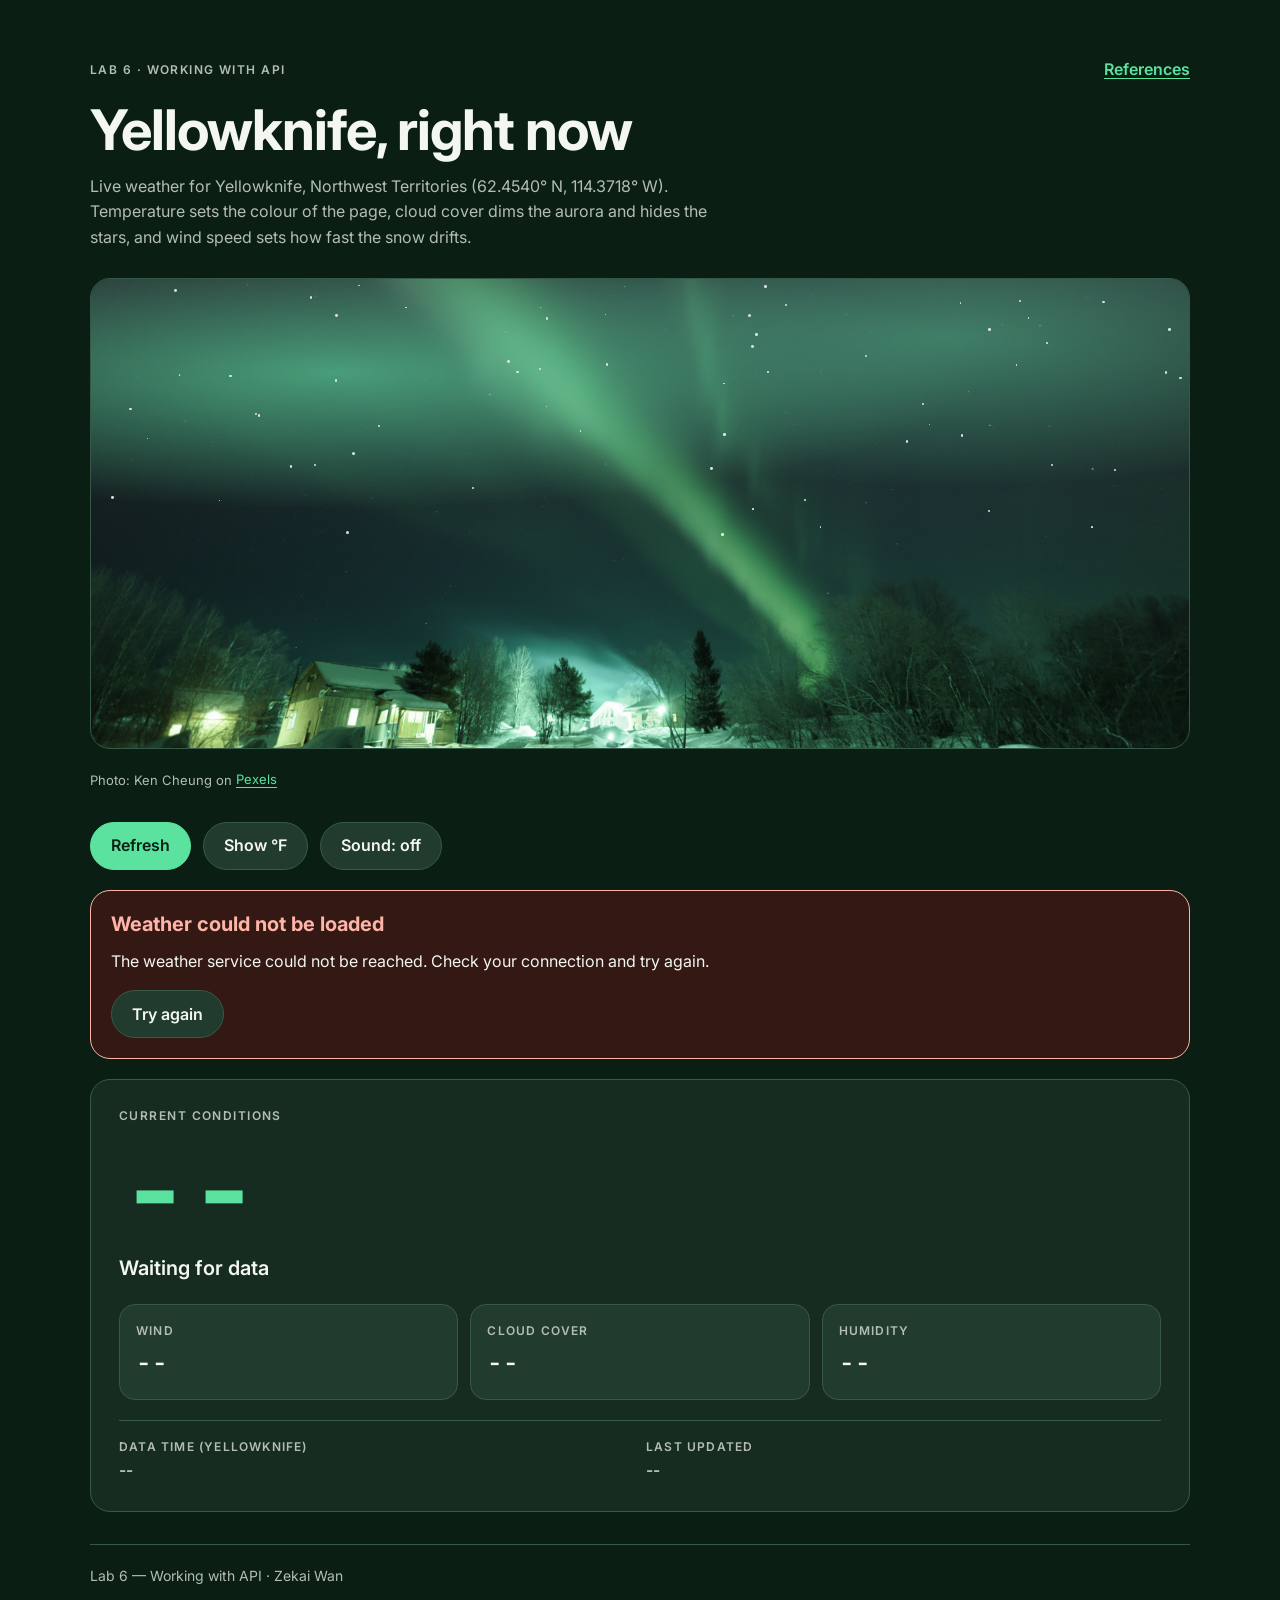
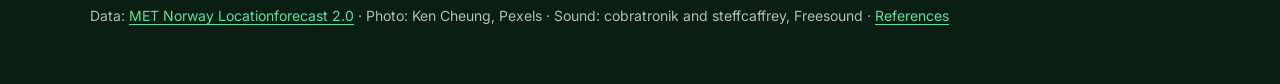
<file: index.html>
<!DOCTYPE html>
<html lang="en">
<head>
<meta charset="utf-8">
<meta name="viewport" content="width=device-width, initial-scale=1">
<title>Yellowknife, right now</title>
<meta name="description" content="Live weather for Yellowknife, Northwest Territories, from the met.no Locationforecast API. The data drives the colour, sky, motion and sound of the page.">

<link rel="preconnect" href="https://fonts.googleapis.com">
<link rel="preconnect" href="https://fonts.gstatic.com" crossorigin>
<link href="https://fonts.googleapis.com/css2?family=Inter:opsz,wght@14..32,400..700&display=swap" rel="stylesheet">

<link rel="icon" href="data:,">
<link rel="stylesheet" href="style.css">
<script src="script.js" defer></script>

</head>
<body>

<header class="site-header">
  <div class="header-row">
    <p class="eyebrow">Lab 6 · Working with API</p>
    <nav aria-label="Site">
      <a class="nav-link" href="references.html">References</a>
    </nav>
  </div>
  <h1>Yellowknife, right now</h1>
  <p class="lede">Live weather for Yellowknife, Northwest Territories (62.4540° N, 114.3718° W).
    Temperature sets the colour of the page, cloud cover dims the aurora and hides the stars,
    and wind speed sets how fast the snow drifts.</p>
</header>

<main>

  <noscript>
    <section class="panel notice" aria-label="JavaScript required">
      <h2>JavaScript is turned off</h2>
      <p>This page fetches live weather from the met.no API and updates itself with JavaScript.
        Turn JavaScript on in your browser settings and reload to see the current conditions in Yellowknife.</p>
    </section>
  </noscript>

  <figure class="sky">
    <div class="sky-stage">

      <img class="sky-photo" src="images/aurora-houses.jpg" width="6240" height="4160"
        alt="Green aurora over snow-covered houses and trees at night">
      <div class="sky-tint" aria-hidden="true"></div>
      <div class="aurora" aria-hidden="true"></div>
      <div class="stars" id="stars" aria-hidden="true"></div>
      <div class="cloud-veil" aria-hidden="true"></div>
      <div class="snow" id="snow" aria-hidden="true"></div>
    </div>
    <figcaption>Photo: Ken Cheung on <a href="https://www.pexels.com/photo/9995892/">Pexels</a></figcaption>
  </figure>

  <section class="controls" aria-label="Controls">
    <button id="refreshBtn" class="btn btn-primary" type="button">Refresh</button>
    <button id="unitBtn" class="btn" type="button" aria-pressed="false"
      aria-label="Show temperature in Fahrenheit">Show °F</button>
    <button id="soundBtn" class="btn" type="button" aria-pressed="false">Sound: off</button>
  </section>

  <section class="status" id="status" aria-live="polite">
    <div class="loading is-hidden" id="loading">
      <span class="spinner" aria-hidden="true"></span>
      <span>Fetching live weather from met.no…</span>
    </div>
    <div class="error-card is-hidden" id="errorCard" role="alert">
      <h2>Weather could not be loaded</h2>
      <p id="errorMessage">Something went wrong.</p>
      <button id="retryBtn" class="btn" type="button">Try again</button>
    </div>
  </section>

  <section class="panel readings" aria-labelledby="now">
    <h2 id="now" class="small-head">Current conditions</h2>

    <div class="headline">
      <p class="temperature" id="temperature">--</p>
      <p class="condition" id="condition">Waiting for data</p>
    </div>

    <dl class="cards">
      <div class="card">
        <dt>Wind</dt>
        <dd id="wind">--</dd>
      </div>
      <div class="card">
        <dt>Cloud cover</dt>
        <dd id="cloud">--</dd>
      </div>
      <div class="card">
        <dt>Humidity</dt>
        <dd id="humidity">--</dd>
      </div>
    </dl>

    <dl class="times">
      <div>
        <dt>Data time (Yellowknife)</dt>
        <dd id="dataTime">--</dd>
      </div>
      <div>
        <dt>Last updated</dt>
        <dd id="lastUpdated">--</dd>
      </div>
    </dl>
  </section>

</main>

<footer class="site-footer">
  <p>Lab 6 — Working with API · Zekai Wan</p>
  <p>Data: <a href="https://api.met.no/weatherapi/locationforecast/2.0/documentation">MET Norway Locationforecast 2.0</a>
    · Photo: Ken Cheung, Pexels · Sound: cobratronik and steffcaffrey, Freesound
    · <a href="references.html">References</a></p>
</footer>

</body>
</html>
</file>
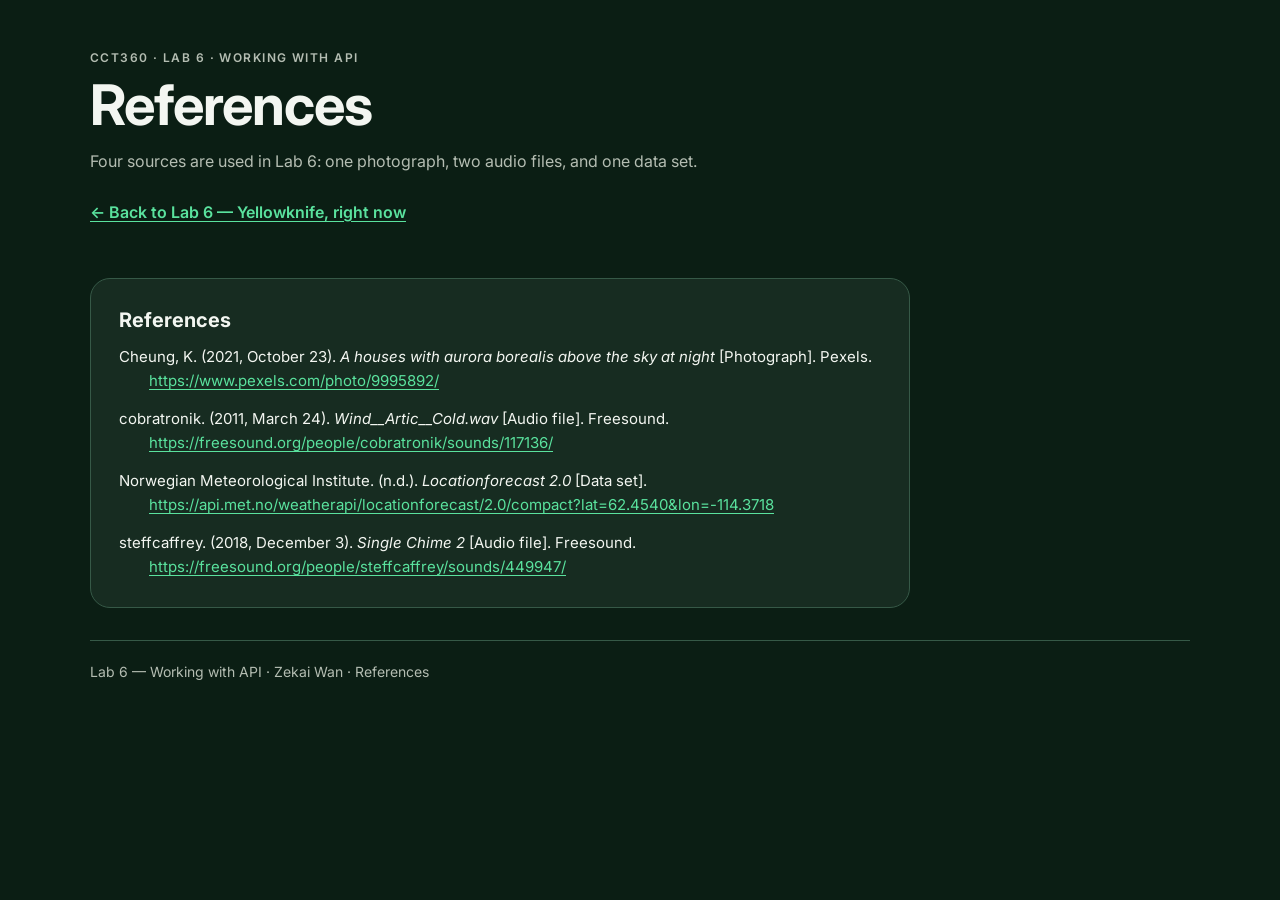
<file: references.html>
<!DOCTYPE html>
<html lang="en">
<head>
<meta charset="utf-8">
<meta name="viewport" content="width=device-width, initial-scale=1">
<title>References — Lab 6: Yellowknife, right now</title>

<link rel="preconnect" href="https://fonts.googleapis.com">
<link rel="preconnect" href="https://fonts.gstatic.com" crossorigin>
<link href="https://fonts.googleapis.com/css2?family=Inter:opsz,wght@14..32,400..700&display=swap" rel="stylesheet">

<link rel="icon" href="data:,">
<link rel="stylesheet" href="style.css">
</head>
<body>

<header class="site-header">
  <p class="eyebrow">CCT360 · Lab 6 · Working with API</p>
  <h1>References</h1>
  <p class="lede">Four sources are used in Lab 6: one photograph, two audio files, and one data set.</p>
  <p><a class="back-link" href="index.html">← Back to Lab 6 — Yellowknife, right now</a></p>
</header>

<main>
  <section class="panel references" aria-labelledby="refs">
    <h2 id="refs">References</h2>
    <p class="ref">Cheung, K. (2021, October 23). <i>A houses with aurora borealis above the sky at night</i> [Photograph]. Pexels. <a href="https://www.pexels.com/photo/9995892/">https://www.pexels.com/photo/9995892/</a></p>
    <p class="ref">cobratronik. (2011, March 24). <i>Wind__Artic__Cold.wav</i> [Audio file]. Freesound. <a href="https://freesound.org/people/cobratronik/sounds/117136/">https://freesound.org/people/cobratronik/sounds/117136/</a></p>
    <p class="ref">Norwegian Meteorological Institute. (n.d.). <i>Locationforecast 2.0</i> [Data set]. <a href="https://api.met.no/weatherapi/locationforecast/2.0/compact?lat=62.4540&amp;lon=-114.3718">https://api.met.no/weatherapi/locationforecast/2.0/compact?lat=62.4540&amp;lon=-114.3718</a></p>
    <p class="ref">steffcaffrey. (2018, December 3). <i>Single Chime 2</i> [Audio file]. Freesound. <a href="https://freesound.org/people/steffcaffrey/sounds/449947/">https://freesound.org/people/steffcaffrey/sounds/449947/</a></p>
  </section>
</main>

<footer class="site-footer">
  <p>Lab 6 — Working with API · Zekai Wan · References</p>
</footer>

</body>
</html>
</file>
<file: style.css>
:root {

  --temp-hue: 150;
  --aurora-opacity: 0.6;
  --cloud-opacity: 0.3;
  --wind-speed: 2;

  --bg: hsl(var(--temp-hue), 45%, 8%);
  --panel: hsl(var(--temp-hue), 32%, 13%);
  --panel-2: hsl(var(--temp-hue), 28%, 18%);
  --line: hsl(var(--temp-hue), 25%, 28%);
  --accent: hsl(var(--temp-hue), 70%, 62%);
  --accent-ink: hsl(var(--temp-hue), 60%, 8%);
  --text: #F3F6F1;
  --muted: #B4BDB2;
  --danger: #FFB4A8;
}

* { box-sizing: border-box; }

html { -webkit-text-size-adjust: 100%; }

body {
  margin: 0;
  background: var(--bg);
  color: var(--text);
  font-family: "Inter", sans-serif;
  font-size: 16px;
  line-height: 1.6;
  font-optical-sizing: auto;
  transition: all 0.4s ease;
}

button { font-family: inherit; }

img { max-width: 100%; display: block; }

a { color: var(--accent); text-decoration: underline; text-underline-offset: 3px; }
a:hover { color: var(--text); }

:focus-visible { outline: 3px solid var(--accent); outline-offset: 3px; }

.sky figcaption a, .site-footer a {
  display: inline-flex;
  align-items: center;
  min-height: 44px;
}

.ref a { padding-block: 14px; }

.is-hidden { display: none; }

.site-header, main, .site-footer {
  width: min(1100px, 100% - 32px);
  margin-inline: auto;
}

.site-header { padding: 28px 0 20px; }

.header-row {
  display: flex;
  flex-wrap: wrap;
  align-items: center;
  justify-content: space-between;
  gap: 8px 16px;
}

.eyebrow, .small-head {
  font-size: 0.75rem;
  font-weight: 600;
  letter-spacing: 0.12em;
  text-transform: uppercase;
  color: var(--muted);
  margin: 0;
}

.nav-link, .back-link {
  display: inline-flex;
  align-items: center;
  min-height: 44px;
  font-weight: 600;
}

h1 {
  font-size: clamp(2rem, 6vw, 3.5rem);
  line-height: 1.1;
  letter-spacing: -0.02em;
  font-weight: 700;
  margin: 8px 0 12px;
}

h2 { font-size: 1.25rem; line-height: 1.3; margin: 0 0 12px; }

.lede { max-width: 62ch; margin: 0; color: var(--muted); }

main { display: grid; gap: 20px; padding-bottom: 32px; }

.panel {
  background: var(--panel);
  border: 1px solid var(--line);
  border-radius: 20px;
  padding: 20px;
  transition: all 0.4s ease;
}

.notice { border-color: var(--accent); }
.notice p { margin: 0; }

.sky { margin: 0; }

.sky-stage {
  position: relative;
  overflow: hidden;
  aspect-ratio: 4 / 3;
  border-radius: 20px;
  border: 1px solid var(--line);
  background: #05080A;
  container-type: size;
}

.sky-photo {
  width: 100%;
  height: 100%;
  object-fit: cover;
}

.sky-tint, .aurora, .stars, .cloud-veil, .snow {
  position: absolute;
  inset: 0;
  pointer-events: none;
}

.sky-tint {
  background: hsl(var(--temp-hue), 60%, 50%);
  mix-blend-mode: color;
  opacity: 0.45;
  transition: all 0.4s ease;
}

.aurora {
  inset: -10% -20% 35% -20%;

  background-color: hsl(var(--temp-hue), 90%, 65%);
  -webkit-mask-image:
    radial-gradient(60% 55% at 30% 40%, #000 0%, transparent 70%),
    radial-gradient(50% 60% at 70% 30%, rgba(0, 0, 0, 0.7) 0%, transparent 70%);
  mask-image:
    radial-gradient(60% 55% at 30% 40%, #000 0%, transparent 70%),
    radial-gradient(50% 60% at 70% 30%, rgba(0, 0, 0, 0.7) 0%, transparent 70%);
  filter: blur(28px);
  mix-blend-mode: screen;
  opacity: var(--aurora-opacity);
  transition: all 0.4s ease;
  animation: auroraSway calc(28s / (1 + var(--wind-speed) * 0.35)) ease-in-out infinite alternate;
}

@keyframes auroraSway {
  from { transform: translateX(-6%) skewX(-6deg) scaleY(0.95); }
  to   { transform: translateX(6%) skewX(8deg) scaleY(1.1); }
}

.star {
  position: absolute;
  left: var(--x);
  top: var(--y);
  width: var(--size);
  height: var(--size);
  border-radius: 50%;
  background: #FFFFFF;
  opacity: 0.9;
  transition: all 0.4s ease;
  animation: twinkle 4s ease-in-out var(--delay) infinite alternate;
}

.star.is-clouded { opacity: 0; animation: none; }

@keyframes twinkle {
  from { transform: scale(0.7); }
  to   { transform: scale(1.2); }
}

.cloud-veil {
  background: linear-gradient(180deg, hsl(210, 12%, 62%) 0%, hsla(210, 12%, 55%, 0.4) 55%, transparent 85%);
  opacity: calc(var(--cloud-opacity) * 0.75);
  transition: all 0.4s ease;
}

.flake {
  position: absolute;
  left: var(--x);
  top: -3%;
  width: var(--size);
  height: var(--size);
  border-radius: 50%;
  background: #FFFFFF;
  opacity: 0.8;
  animation: snowDrift calc(var(--fall-time) / (1 + var(--wind-speed) * 0.35)) linear var(--delay) infinite;
}

@keyframes snowDrift {
  from { transform: translate(0, 0); }
  to   { transform: translate(calc(30px + var(--wind-speed) * 16px), 108cqh); }
}

.sky figcaption {
  margin-top: 8px;
  font-size: 0.8125rem;
  color: var(--muted);
}

.controls {
  display: flex;
  flex-wrap: wrap;
  gap: 12px;
}

.btn {
  min-height: 48px;
  min-width: 44px;
  padding: 10px 20px;
  border-radius: 999px;
  border: 1px solid var(--line);
  background: var(--panel-2);
  color: var(--text);
  font-size: 1rem;
  font-weight: 600;
  line-height: 1.2;
  cursor: pointer;
  transition: all 0.4s ease;
}

.btn:hover { border-color: var(--accent); }

.btn-primary {
  background: var(--accent);
  border-color: var(--accent);
  color: var(--accent-ink);
}

.btn[aria-pressed="true"] {
  border-color: var(--accent);
  box-shadow: inset 0 0 0 1px var(--accent);
}

.btn:disabled {
  opacity: 0.5;
  cursor: not-allowed;
}

.status { min-height: 28px; }

.loading {
  display: flex;
  align-items: center;
  gap: 12px;
  color: var(--muted);
}

.loading.is-hidden, .error-card.is-hidden { display: none; }

.spinner {
  width: 20px;
  height: 20px;
  flex: none;
  border-radius: 50%;
  border: 3px solid var(--line);
  border-top-color: var(--accent);
  animation: spin 0.8s linear infinite;
}

@keyframes spin { to { transform: rotate(360deg); } }

.error-card {
  background: hsl(8, 45%, 14%);
  border: 1px solid var(--danger);
  border-radius: 20px;
  padding: 20px;
}

.error-card h2 { color: var(--danger); }
.error-card p { margin: 0 0 16px; }

.headline { margin: 8px 0 20px; }

.temperature {
  margin: 0;
  font-size: clamp(3.5rem, 16vw, 7rem);
  font-weight: 700;
  line-height: 1;
  letter-spacing: -0.03em;
  font-variant-numeric: tabular-nums;
  color: var(--accent);
  transition: all 0.4s ease;
}

.temperature.is-unavailable { font-size: clamp(1.75rem, 7vw, 2.5rem); line-height: 1.2; letter-spacing: 0; }

.condition { margin: 8px 0 0; font-size: 1.25rem; font-weight: 600; }

.cards, .times { margin: 0; display: grid; gap: 12px; }

.card {
  background: var(--panel-2);
  border: 1px solid var(--line);
  border-radius: 16px;
  padding: 16px;
  transition: all 0.4s ease;
}

.card dt, .times dt {
  font-size: 0.75rem;
  font-weight: 600;
  letter-spacing: 0.1em;
  text-transform: uppercase;
  color: var(--muted);
}

.card dd {
  margin: 4px 0 0;
  font-size: 1.5rem;
  font-weight: 600;
  font-variant-numeric: tabular-nums;
}

.times { margin-top: 20px; padding-top: 16px; border-top: 1px solid var(--line); }
.times dd { margin: 2px 0 0; }

.references { max-width: 820px; }

.ref {
  margin: 0 0 14px;
  padding-left: 2em;
  text-indent: -2em;
  font-size: 0.9375rem;
  line-height: 1.6;
  overflow-wrap: anywhere;
}

.ref:last-child { margin-bottom: 0; }

.site-footer {
  padding: 20px 0 40px;
  border-top: 1px solid var(--line);
  font-size: 0.875rem;
  color: var(--muted);
}

.site-footer p { margin: 0 0 6px; }

@media (min-width: 720px) {
  .site-header { padding: 48px 0 28px; }
  .sky-stage { aspect-ratio: 16 / 9; }
  .panel { padding: 28px; }
  .cards { grid-template-columns: repeat(3, 1fr); }
  .times { grid-template-columns: repeat(2, 1fr); }
}

@media (min-width: 1100px) {
  .sky-stage { aspect-ratio: 21 / 9; }
}

@media (prefers-reduced-motion: reduce) {
  .aurora, .star, .flake, .spinner { animation: none; }
  .flake { top: var(--y); }
}
</file>
